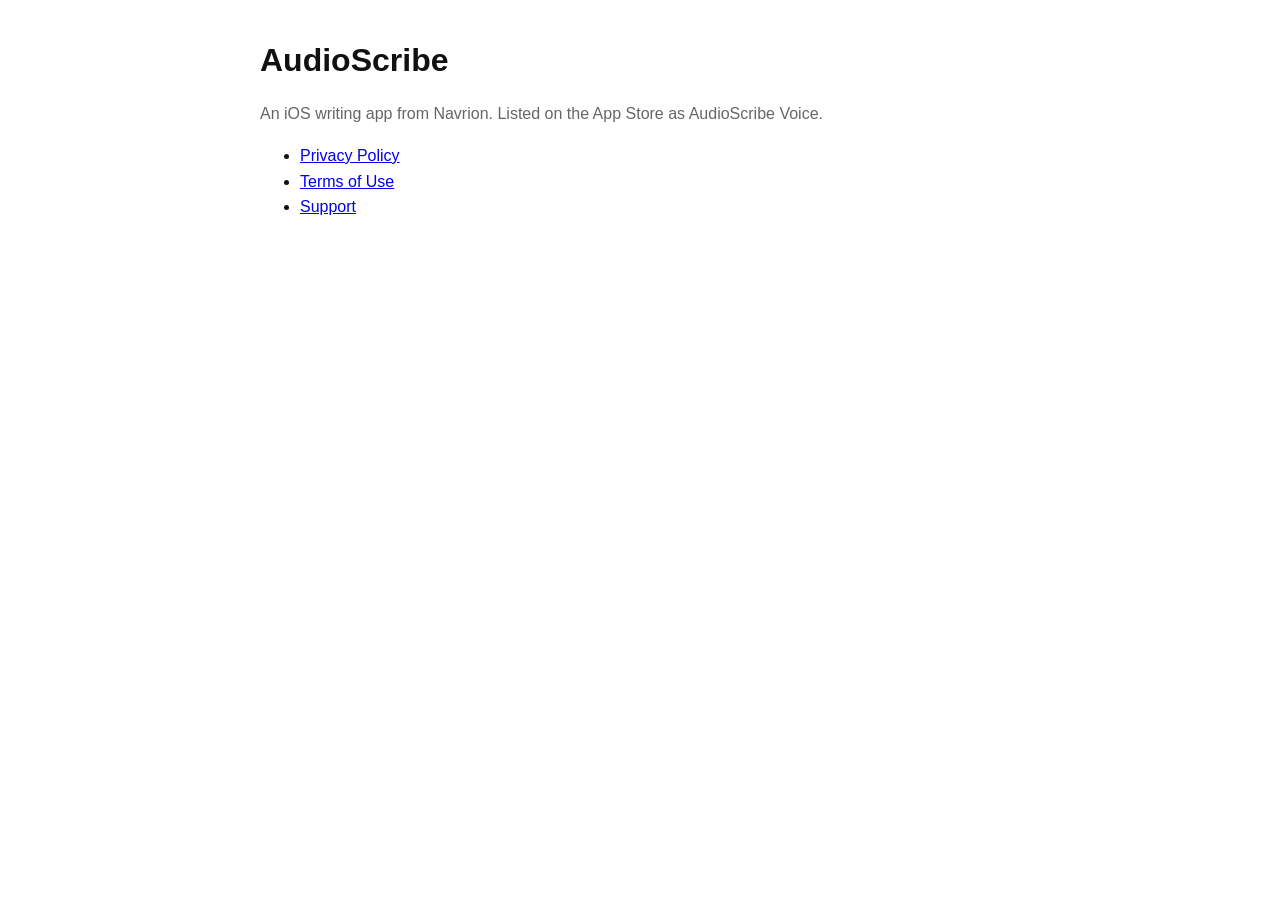
<file: index.html>
<!doctype html>
<html lang="en">
<head>
  <meta charset="utf-8" />
  <meta name="viewport" content="width=device-width, initial-scale=1" />
  <title>AudioScribe Legal</title>
  <link rel="stylesheet" href="styles.css" />
</head>
<body>
  <h1>AudioScribe</h1>
  <p class="muted">An iOS writing app from Navrion. Listed on the App Store as AudioScribe Voice.</p>
  <ul>
    <li><a href="privacy.html">Privacy Policy</a></li>
    <li><a href="terms.html">Terms of Use</a></li>
    <li><a href="support.html">Support</a></li>
  </ul>
</body>
</html>
</file>
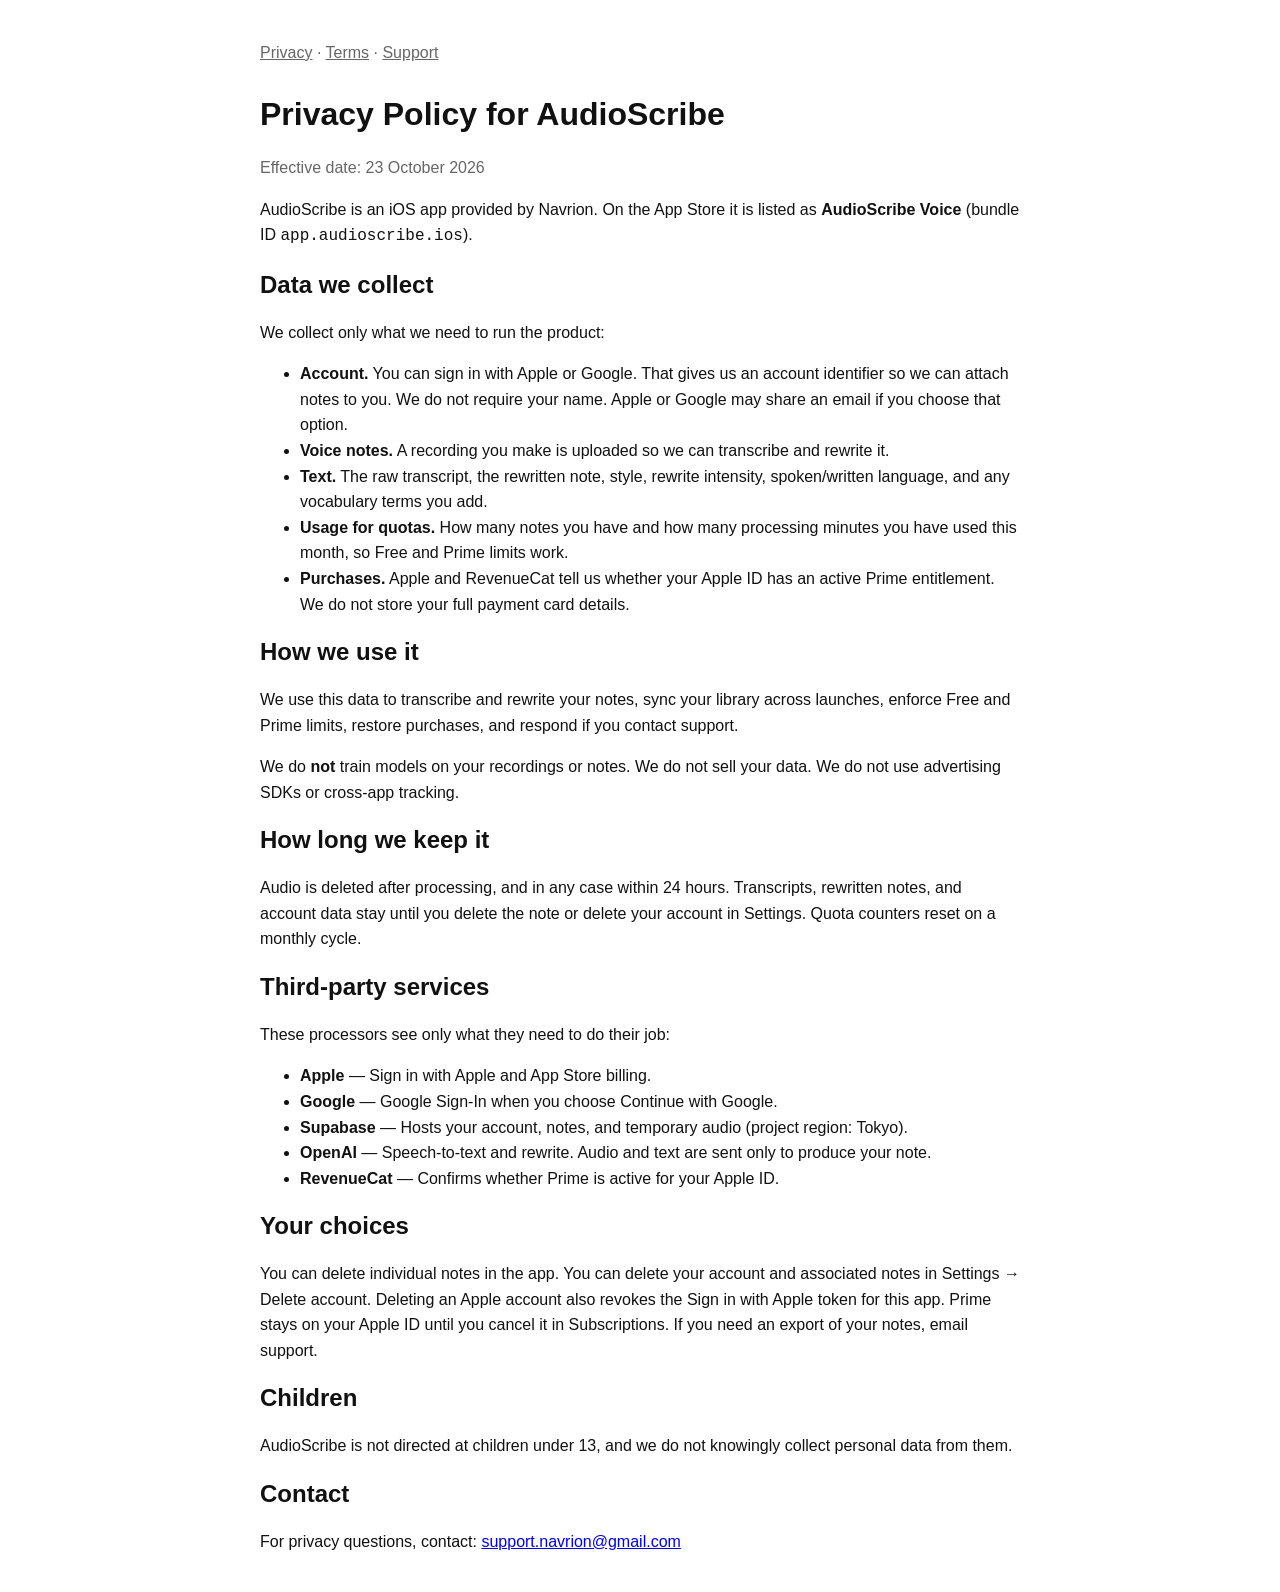
<file: privacy.html>
<!doctype html>
<html lang="en">
<head>
  <meta charset="utf-8" />
  <meta name="viewport" content="width=device-width, initial-scale=1" />
  <title>AudioScribe Privacy Policy</title>
  <link rel="stylesheet" href="styles.css" />
</head>
<body>
  <nav class="muted">
    <a href="privacy.html">Privacy</a> ·
    <a href="terms.html">Terms</a> ·
    <a href="support.html">Support</a>
  </nav>

  <h1>Privacy Policy for AudioScribe</h1>
  <p class="muted">Effective date: 23 October 2026</p>

  <p>AudioScribe is an iOS app provided by Navrion. On the App Store it is listed as <strong>AudioScribe Voice</strong> (bundle ID <code>app.audioscribe.ios</code>).</p>

  <h2>Data we collect</h2>
  <p>We collect only what we need to run the product:</p>
  <ul>
    <li><strong>Account.</strong> You can sign in with Apple or Google. That gives us an account identifier so we can attach notes to you. We do not require your name. Apple or Google may share an email if you choose that option.</li>
    <li><strong>Voice notes.</strong> A recording you make is uploaded so we can transcribe and rewrite it.</li>
    <li><strong>Text.</strong> The raw transcript, the rewritten note, style, rewrite intensity, spoken/written language, and any vocabulary terms you add.</li>
    <li><strong>Usage for quotas.</strong> How many notes you have and how many processing minutes you have used this month, so Free and Prime limits work.</li>
    <li><strong>Purchases.</strong> Apple and RevenueCat tell us whether your Apple ID has an active Prime entitlement. We do not store your full payment card details.</li>
  </ul>

  <h2>How we use it</h2>
  <p>We use this data to transcribe and rewrite your notes, sync your library across launches, enforce Free and Prime limits, restore purchases, and respond if you contact support.</p>
  <p>We do <strong>not</strong> train models on your recordings or notes. We do not sell your data. We do not use advertising SDKs or cross-app tracking.</p>

  <h2>How long we keep it</h2>
  <p>Audio is deleted after processing, and in any case within 24 hours. Transcripts, rewritten notes, and account data stay until you delete the note or delete your account in Settings. Quota counters reset on a monthly cycle.</p>

  <h2>Third-party services</h2>
  <p>These processors see only what they need to do their job:</p>
  <ul>
    <li><strong>Apple</strong> — Sign in with Apple and App Store billing.</li>
    <li><strong>Google</strong> — Google Sign-In when you choose Continue with Google.</li>
    <li><strong>Supabase</strong> — Hosts your account, notes, and temporary audio (project region: Tokyo).</li>
    <li><strong>OpenAI</strong> — Speech-to-text and rewrite. Audio and text are sent only to produce your note.</li>
    <li><strong>RevenueCat</strong> — Confirms whether Prime is active for your Apple ID.</li>
  </ul>

  <h2>Your choices</h2>
  <p>You can delete individual notes in the app. You can delete your account and associated notes in Settings → Delete account. Deleting an Apple account also revokes the Sign in with Apple token for this app. Prime stays on your Apple ID until you cancel it in Subscriptions. If you need an export of your notes, email support.</p>

  <h2>Children</h2>
  <p>AudioScribe is not directed at children under 13, and we do not knowingly collect personal data from them.</p>

  <h2>Contact</h2>
  <p>For privacy questions, contact: <a href="mailto:support.navrion@gmail.com">support.navrion@gmail.com</a></p>
</body>
</html>
</file>
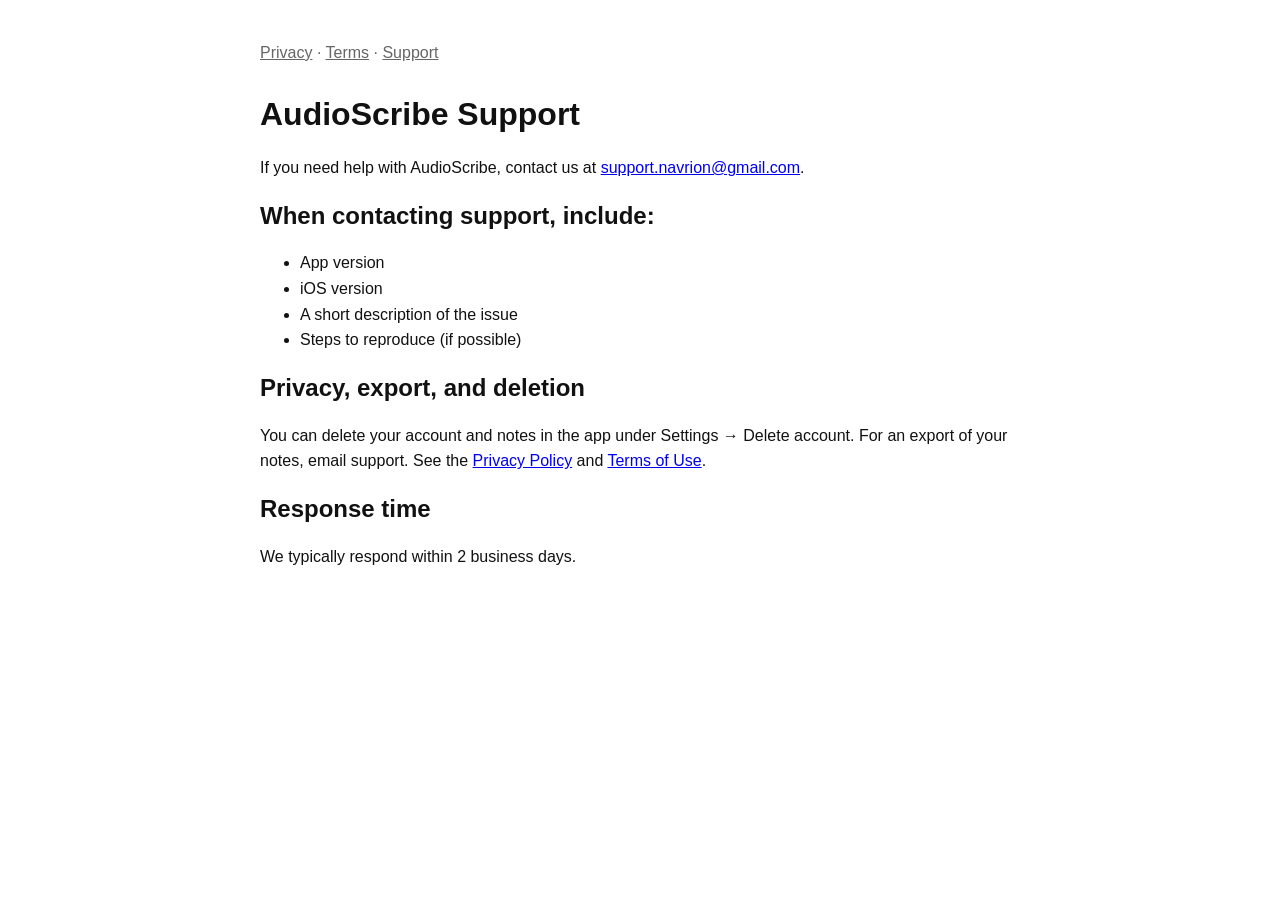
<file: support.html>
<!doctype html>
<html lang="en">
<head>
  <meta charset="utf-8" />
  <meta name="viewport" content="width=device-width, initial-scale=1" />
  <title>AudioScribe Support</title>
  <link rel="stylesheet" href="styles.css" />
</head>
<body>
  <nav class="muted">
    <a href="privacy.html">Privacy</a> ·
    <a href="terms.html">Terms</a> ·
    <a href="support.html">Support</a>
  </nav>

  <h1>AudioScribe Support</h1>
  <p>If you need help with AudioScribe, contact us at <a href="mailto:support.navrion@gmail.com">support.navrion@gmail.com</a>.</p>

  <h2>When contacting support, include:</h2>
  <ul>
    <li>App version</li>
    <li>iOS version</li>
    <li>A short description of the issue</li>
    <li>Steps to reproduce (if possible)</li>
  </ul>

  <h2>Privacy, export, and deletion</h2>
  <p>You can delete your account and notes in the app under Settings → Delete account. For an export of your notes, email support. See the <a href="privacy.html">Privacy Policy</a> and <a href="terms.html">Terms of Use</a>.</p>

  <h2>Response time</h2>
  <p>We typically respond within 2 business days.</p>
</body>
</html>
</file>
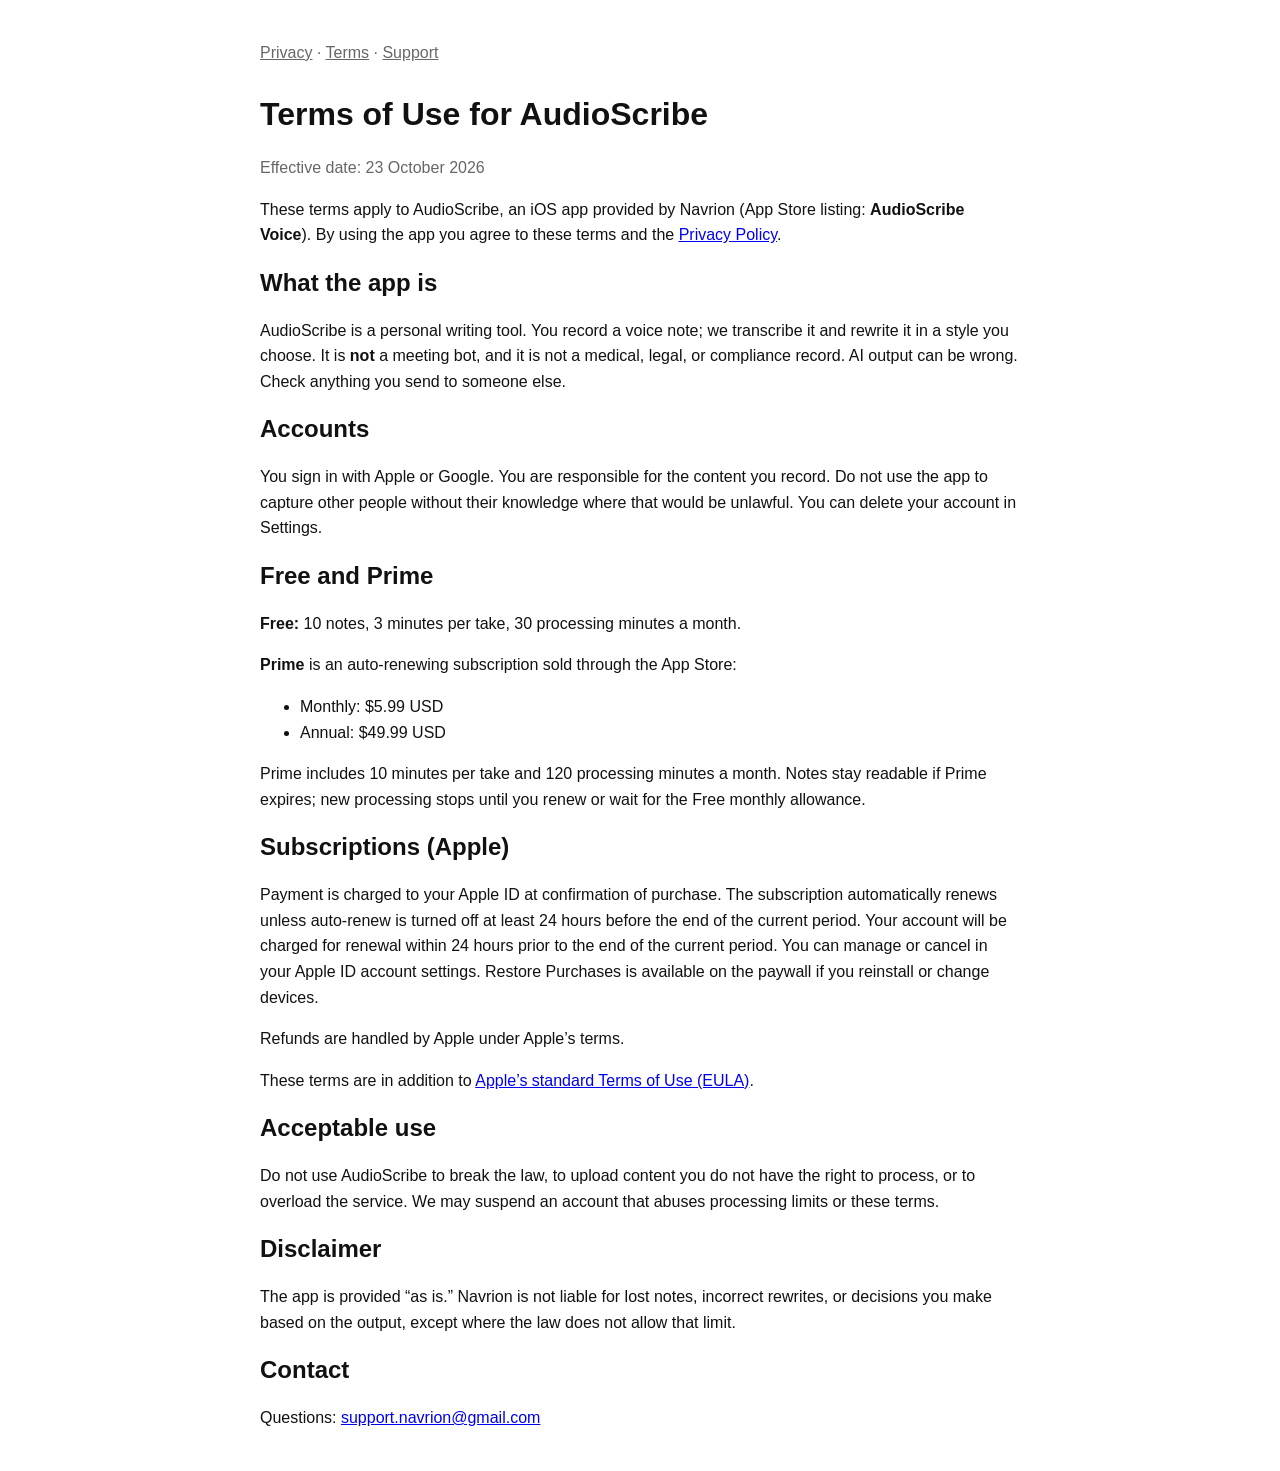
<file: terms.html>
<!doctype html>
<html lang="en">
<head>
  <meta charset="utf-8" />
  <meta name="viewport" content="width=device-width, initial-scale=1" />
  <title>AudioScribe Terms of Use</title>
  <link rel="stylesheet" href="styles.css" />
</head>
<body>
  <nav class="muted">
    <a href="privacy.html">Privacy</a> ·
    <a href="terms.html">Terms</a> ·
    <a href="support.html">Support</a>
  </nav>

  <h1>Terms of Use for AudioScribe</h1>
  <p class="muted">Effective date: 23 October 2026</p>

  <p>These terms apply to AudioScribe, an iOS app provided by Navrion (App Store listing: <strong>AudioScribe Voice</strong>). By using the app you agree to these terms and the <a href="privacy.html">Privacy Policy</a>.</p>

  <h2>What the app is</h2>
  <p>AudioScribe is a personal writing tool. You record a voice note; we transcribe it and rewrite it in a style you choose. It is <strong>not</strong> a meeting bot, and it is not a medical, legal, or compliance record. AI output can be wrong. Check anything you send to someone else.</p>

  <h2>Accounts</h2>
  <p>You sign in with Apple or Google. You are responsible for the content you record. Do not use the app to capture other people without their knowledge where that would be unlawful. You can delete your account in Settings.</p>

  <h2>Free and Prime</h2>
  <p><strong>Free:</strong> 10 notes, 3 minutes per take, 30 processing minutes a month.</p>
  <p><strong>Prime</strong> is an auto-renewing subscription sold through the App Store:</p>
  <ul>
    <li>Monthly: $5.99 USD</li>
    <li>Annual: $49.99 USD</li>
  </ul>
  <p>Prime includes 10 minutes per take and 120 processing minutes a month. Notes stay readable if Prime expires; new processing stops until you renew or wait for the Free monthly allowance.</p>

  <h2>Subscriptions (Apple)</h2>
  <p>Payment is charged to your Apple ID at confirmation of purchase. The subscription automatically renews unless auto-renew is turned off at least 24 hours before the end of the current period. Your account will be charged for renewal within 24 hours prior to the end of the current period. You can manage or cancel in your Apple ID account settings. Restore Purchases is available on the paywall if you reinstall or change devices.</p>
  <p>Refunds are handled by Apple under Apple’s terms.</p>
  <p>These terms are in addition to <a href="https://www.apple.com/legal/internet-services/itunes/dev/stdeula/">Apple’s standard Terms of Use (EULA)</a>.</p>

  <h2>Acceptable use</h2>
  <p>Do not use AudioScribe to break the law, to upload content you do not have the right to process, or to overload the service. We may suspend an account that abuses processing limits or these terms.</p>

  <h2>Disclaimer</h2>
  <p>The app is provided “as is.” Navrion is not liable for lost notes, incorrect rewrites, or decisions you make based on the output, except where the law does not allow that limit.</p>

  <h2>Contact</h2>
  <p>Questions: <a href="mailto:support.navrion@gmail.com">support.navrion@gmail.com</a></p>
</body>
</html>
</file>
<file: styles.css>
body {
  max-width: 760px;
  margin: 40px auto;
  padding: 0 16px;
  font: 16px/1.6 -apple-system, BlinkMacSystemFont, "Segoe UI", sans-serif;
  color: #111;
}
h1, h2 { line-height: 1.25; }
.muted { color: #666; }
nav { margin-bottom: 28px; }
nav a { color: #666; }
</file>
